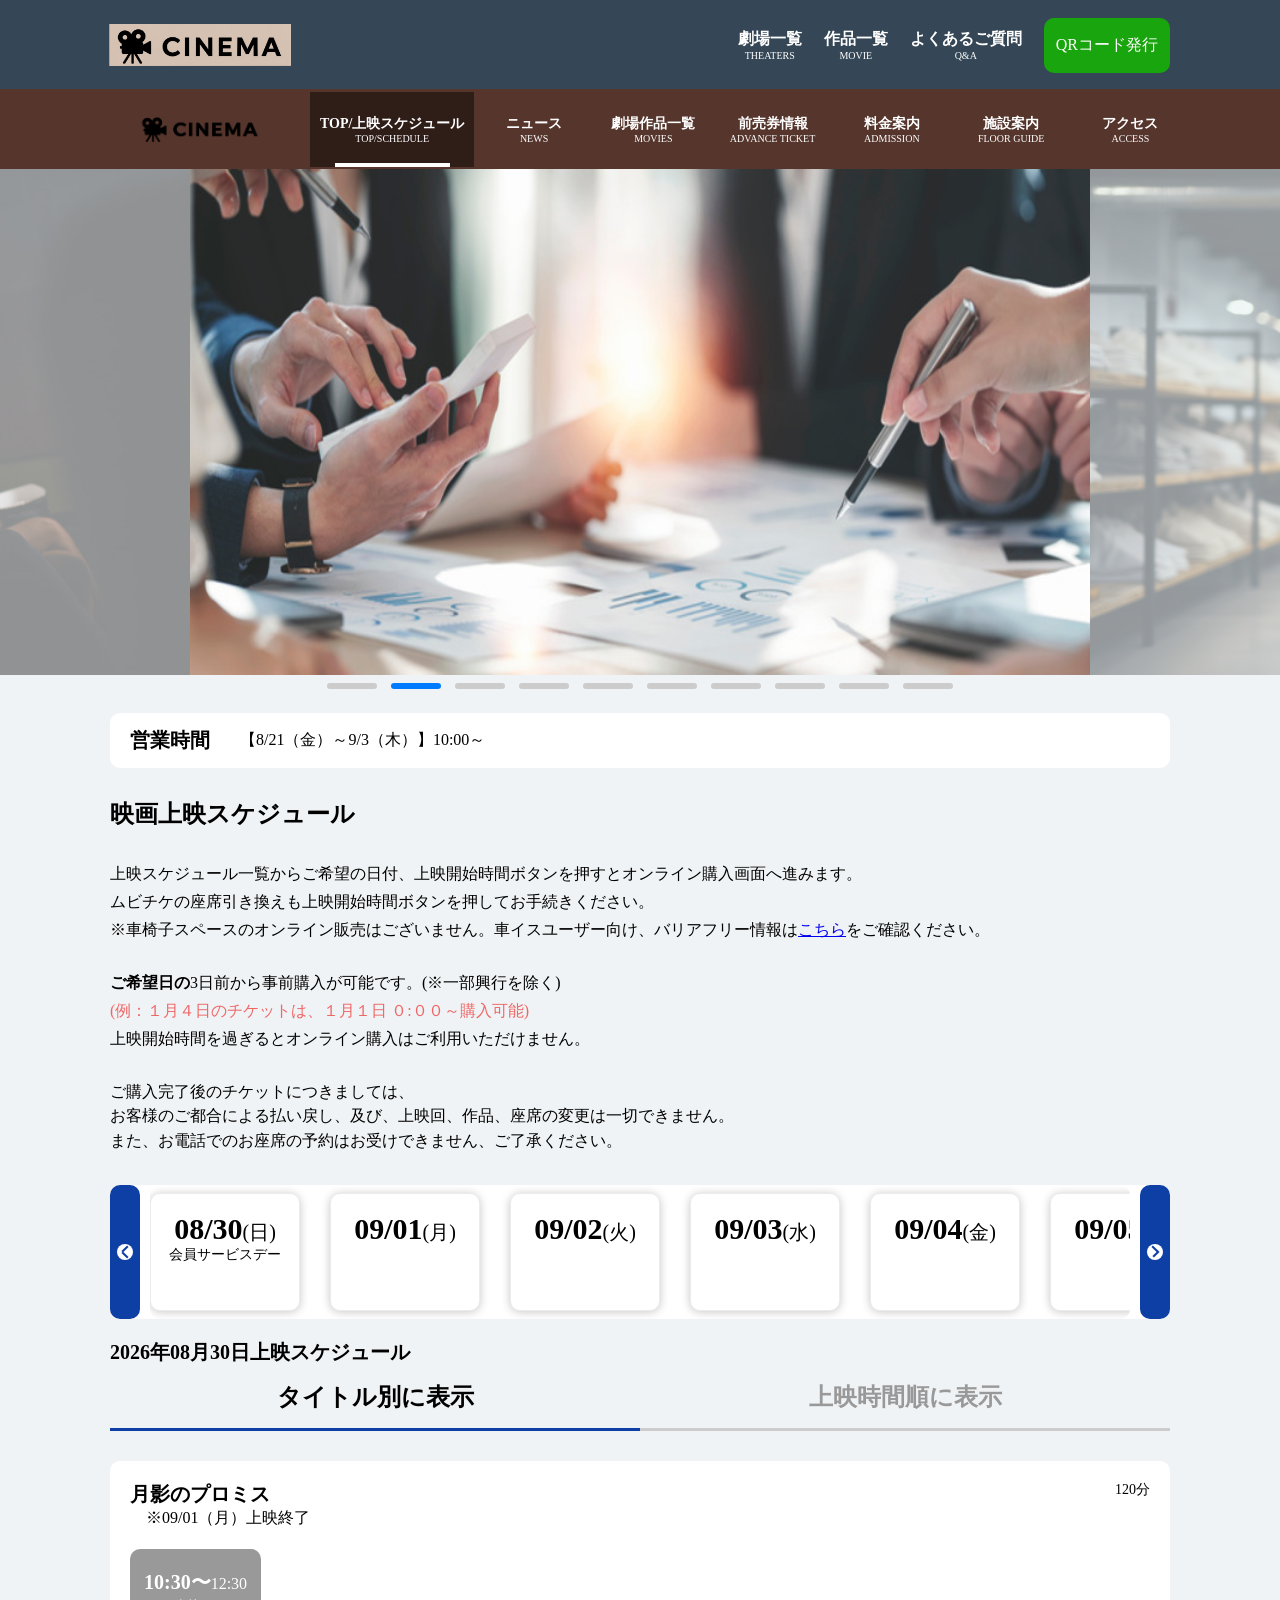
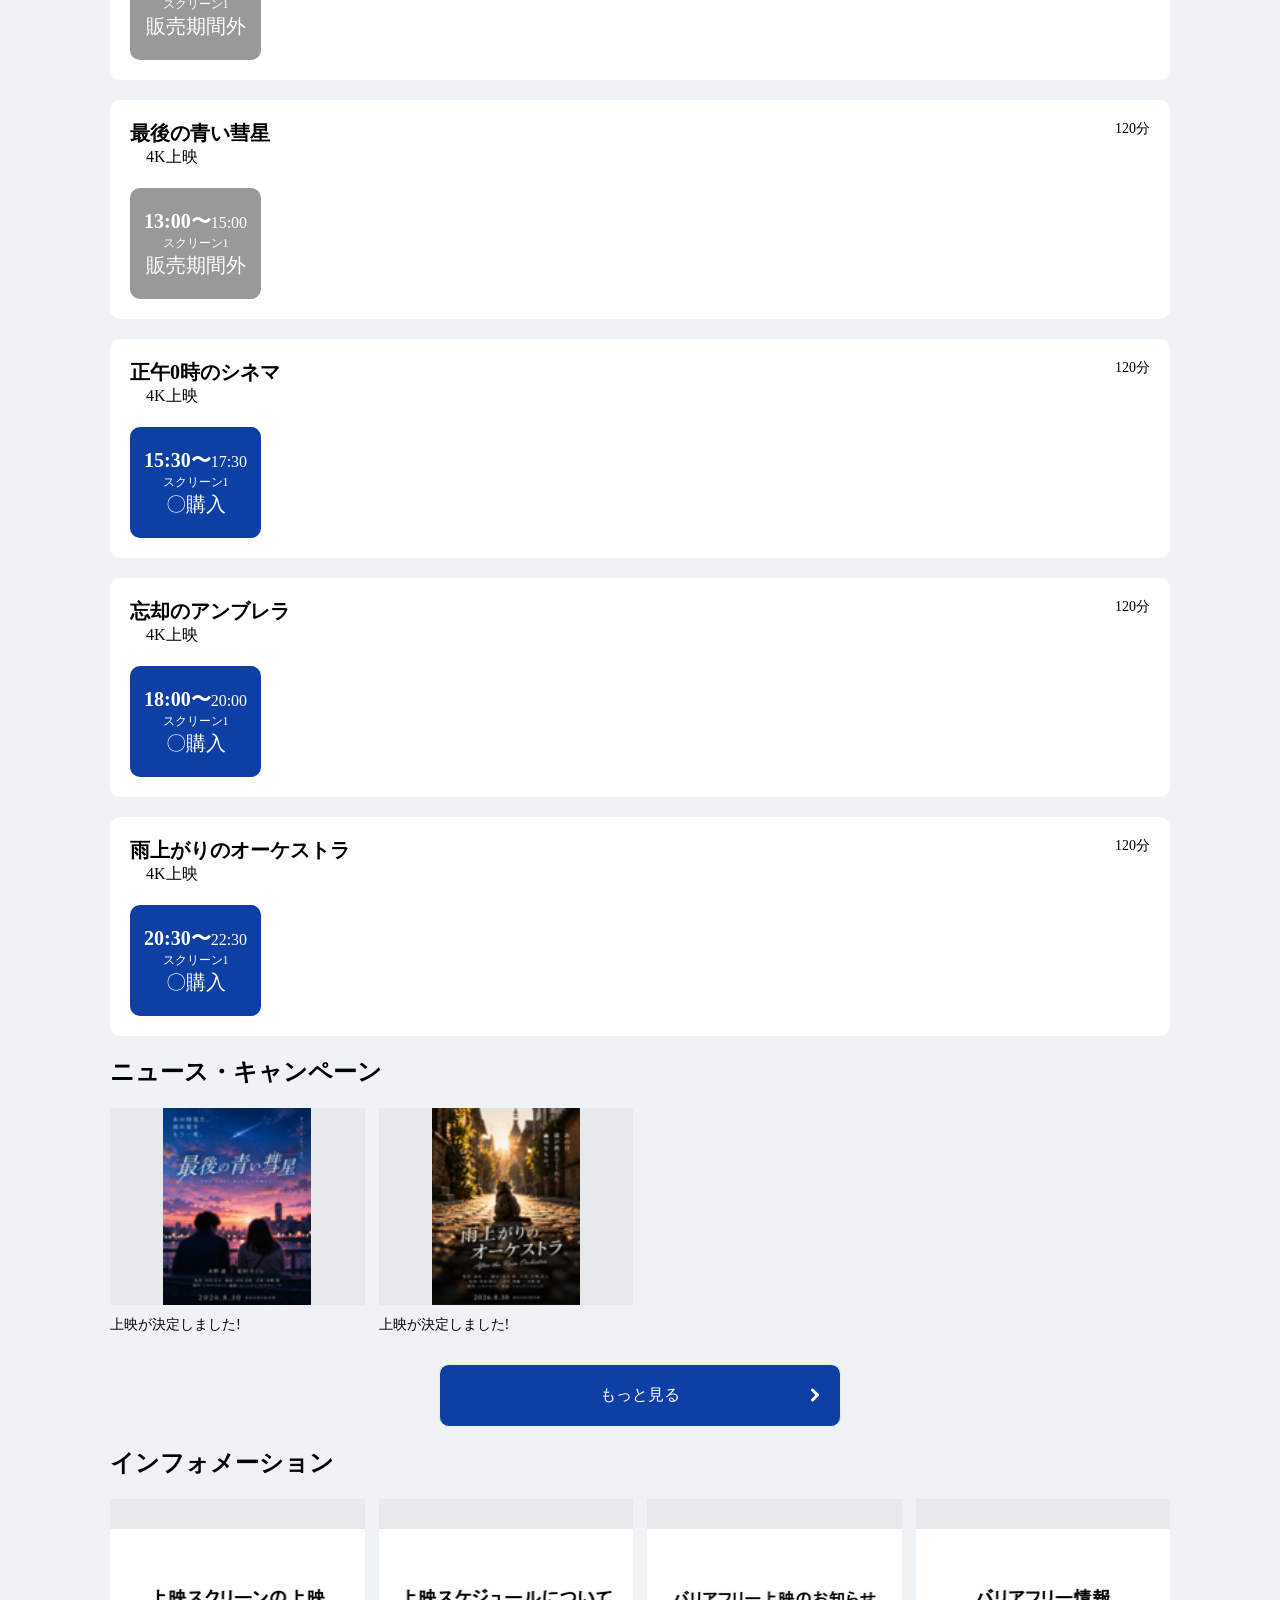
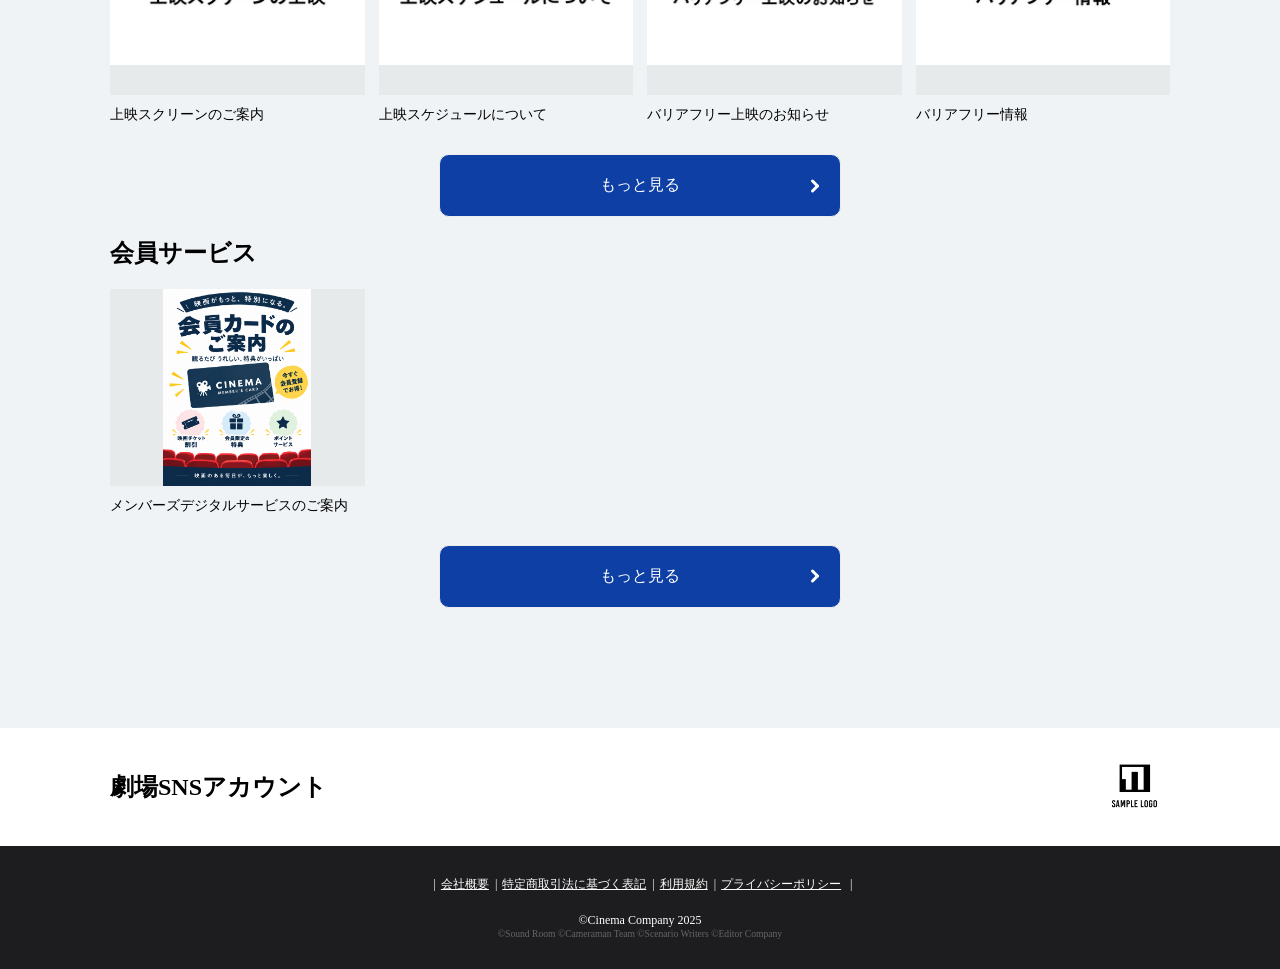
<file: index.html>
<!DOCTYPE html>
<html lang="ja">

<head>
  <meta charset="UTF-8" />
  <meta name="viewport" content="width=device-width,initial-scale=1" />
  <title>上映スケジュール・上映作品一覧｜LOVEMOVIE公式サイト</title>
  <meta name="description" content="上映中の映画作品や上映時間をチェック。日付・作品別の上映スケジュールをご確認いただけます。映画のご鑑賞前に最新の上映情報をご確認ください。" />
  <link rel="icon" href="./assets/images/fav.jpg" />
  <script src="./assets/js/script.js" defer></script>
  <link rel="stylesheet" href="./assets/stylesheets/style.css">
</head>

<body class="index">
<header class="l-header">
  <section class="p-header">
    <div class="p-header__wrap">
      
      <a class="p-header__logo" href="./index.html">
        <img src="./assets/images/logo.png" alt="サイトロゴ">
      </a>
      <button class="p-header__menuButton js-header__menuButton">
      <span class="p-header__menuButton--line"></span>  
      </button>

      <nav class="p-header__siteMenu">
        <ul class="p-header__menuList">
          <li class="p-header__menuItem">
            <div class="p-menuItem">
              <a href="./index.html" class="c-link">
                  <p class="p-menuItem__label__primary">劇場一覧</p>
                  <p class="p-menuItem__label__secondary">THEATERS</p>
              </a>
            </div>
          </li>

          <li class="p-header__menuItem">
            <div class="p-menuItem">
              <a href="./index.html" class="c-link">
                  <p class="p-menuItem__label__primary">作品一覧</p>
                  <p class="p-menuItem__label__secondary">MOVIE</p>
              </a>
            </div>
          </li>

          <li class="p-header__menuItem">
            <div class="p-menuItem">
              <a href="./index.html" class="c-link">
                  <p class="p-menuItem__label__primary">よくあるご質問</p>
                  <p class="p-menuItem__label__secondary">Q&A</p>
              </a>
            </div>
          </li>
        </ul>
      </nav>

      <div class="p-header__links">
        <a href="./index.html" class="c-link">
          <div class="p-qrCode">
            <p class="p-qrCode__label">QRコード発行</p>
          </div>
        </a>  
      </div>

      <nav class="p-header__hamburgerMenu js-header__hamburgerMenu">
        <div class="p-header__hamburgerContent">

          <ul class="p-header__mobileMenuList">

            <li class="p-header__hamburgerTitle">劇場メニュー</li>

            <li class="p-header__hamburgerItem">
              <a href="./index.html" class="c-link">TOP/上映スケジュール</a>
            </li>

            <li class="p-header__hamburgerItem">
              <a href="./index.html" class="c-link">ニュース</a>
            </li>

            <li class="p-header__hamburgerItem">
              <a href="./index.html" class="c-link">劇場作成一覧</a>
            </li>

            <li class="p-header__hamburgerItem">
              <a href="./index.html" class="c-link">前売券情報</a>
            </li>            

            <li class="p-header__hamburgerItem">
              <a href="./index.html" class="c-link">料金案内</a>
            </li>     
            
            <li class="p-header__hamburgerItem">
              <a href="./index.html" class="c-link">施設案内</a>
            </li>            

            <li class="p-header__hamburgerItem">
              <a href="./access.html" class="c-link">アクセス</a>
            </li>

            <li class="p-header__hamburgerTitle">共通メニュー</li>

            <li class="p-header__hamburgerItem">
              <a href="./index.html" class="c-link">総合TOPへ戻る</a>
            </li>
            
            <li class="p-header__hamburgerItem">
              <a href="./index.html" class="c-link">劇場一覧</a>
            </li>            

            <li class="p-header__hamburgerItem">
              <a href="./index.html" class="c-link">作品一覧</a>
            </li>

            <li class="p-header__hamburgerItem">
              <a href="./index.html" class="c-link">よくある質問</a>
            </li>            

          </ul>
        </div> 
      </nav>

    </div>
  </section>
</header>

<main class="l-main">
  <h1 class="p-main__title">TOP/上映スケジュール</h1>
  <div class="p-main__FvSection">
   <div class="p-main__FvInner">
        <section class="p-menuBar">
          <div class="p-menuBar__wrap">

            <a class="p-main__logo" href="./index.html">
              <img src="./assets/images/logo-name.png">
            </a>

            <nav class="p-menuBar__nav">
              <ul class="p-menuBar__navMenu">
                <li class="p-menuBar__navItem">
                <div class="p-navItem--underBar"></div> 
                <a href="./index.html" class="p-navItem active">
                    <p class="p-navItem__label--primary">TOP/上映スケジュール</p>
                    <p class="p-navItem__label--secondary">TOP/SCHEDULE</p>
                </a>
                </li>

                <li class="p-menuBar__navItem">
                <a href="./index.html" class="p-navItem">
                    <p class="p-navItem__label--primary">ニュース</p>
                    <p class="p-navItem__label--secondary">NEWS</p>
                </a>
                </li>

                <li class="p-menuBar__navItem">
                <a href="./index.html" class="p-navItem">
                    <p class="p-navItem__label--primary">劇場作品一覧</p>
                    <p class="p-navItem__label--secondary">MOVIES</p>
                </a>
                </li>

                <li class="p-menuBar__navItem">
                <a href="./index.html" class="p-navItem">
                    <p class="p-navItem__label--primary">前売券情報</p>
                    <p class="p-navItem__label--secondary">ADVANCE TICKET</p>
                </a>
                </li>

                <li class="p-menuBar__navItem">
                <a href="./index.html" class="p-navItem">
                    <p class="p-navItem__label--primary">料金案内</p>
                    <p class="p-navItem__label--secondary">ADMISSION</p>
                </a>
                </li>

                <li class="p-menuBar__navItem">
                <a href="./index.html" class="p-navItem">
                    <p class="p-navItem__label--primary">施設案内</p>
                    <p class="p-navItem__label--secondary">FLOOR GUIDE</p>
                </a>
                </li>
                      
                <li class="p-menuBar__navItem">
                <a href="./access.html" class="p-navItem">
                    <p class="p-navItem__label--primary">アクセス</p>
                    <p class="p-navItem__label--secondary">ACCESS</p>
                </a>
                </li>
              </ul>  
            </nav> 
          </div>
        </section>

        <section class="p-mainSlider">
          <div class="p-slides js-slides">
              <a href="./index.html" id="slide1" class="c-slide js-slide">
                <img src="./assets/images/slide1.jpeg"   alt=""   draggable="false"
>
              </a>
              
              <a href="./index.html" id="slide2" class="c-slide js-slide">
                <img src="./assets/images/slide2.jpeg"   alt=""   draggable="false"
>
              </a>

              <a href="./index.html" id="slide3" class="c-slide js-slide">
                <img src="./assets/images/slide3.jpeg"   alt=""   draggable="false"
>
              </a>

              <a href="./index.html" id="slide4" class="c-slide js-slide">
                <img src="./assets/images/slide4.jpeg"   alt=""   draggable="false"
>
              </a>

              <a href="./index.html" id="slide5" class="c-slide js-slide">
                <img src="./assets/images/slide5.jpeg"   alt=""   draggable="false"
>
              </a>

              <a href="./index.html" id="slide6" class="c-slide js-slide">
                <img src="./assets/images/slide6.jpeg"   alt=""   draggable="false"
>
              </a>

              <a href="./index.html" id="slide7" class="c-slide js-slide">
                <img src="./assets/images/slide7.jpeg"   alt=""   draggable="false"
>
              </a>

              <a href="./index.html" id="slide8" class="c-slide js-slide">
                <img src="./assets/images/slide8.jpeg"   alt=""   draggable="false"
>
              </a>

              <a href="./index.html" id="slide9" class="c-slide js-slide">
                <img src="./assets/images/slide9.jpeg"   alt=""   draggable="false"
>
              </a>

              <a href="./index.html" id="slide10" class="c-slide js-slide">
                <img src="./assets/images/slide10.jpeg"   alt=""   draggable="false"
>
              </a>
          </div>

          <div class="p-slidesBots">
            <a href="#slide1" class="c-slideDot js-dot"></a>
            <a href="#slide2" class="c-slideDot js-dot"></a>
            <a href="#slide3" class="c-slideDot js-dot"></a>
            <a href="#slide4" class="c-slideDot js-dot"></a>
            <a href="#slide5" class="c-slideDot js-dot"></a>
            <a href="#slide6" class="c-slideDot js-dot"></a>
            <a href="#slide7" class="c-slideDot js-dot"></a>
            <a href="#slide8" class="c-slideDot js-dot"></a>
            <a href="#slide9" class="c-slideDot js-dot"></a>
            <a href="#slide10" class="c-slideDot js-dot"></a>
          </div>
        </section>
    </div>
    </div>

    <div class="p-main__BodySection">

    <div class="p-main__BodyInner">
        <section class="p-opening">
          <div class="p-opening__wrap">
            <h2 class="p-openingTitle">営業時間</h2>
            <div class="p-openingSchedule">
              <p class="p-openingTime">【8/21（金）～9/3（木）】10:00～</p>
            </div>
          </div>
        </section>

        <section class="p-showTimes">
          <div class="p-showTimesWrap">
              <div class="p-showTimesInner">
                <h2 class="p-showTimestitle">映画上映スケジュール</h2>
                  <div class="p-showTimesguide">
                  <div class="p-showTimesguide--break"> 
                    <p class="p-showTimesguide__text">上映スケジュール一覧からご希望の日付、上映開始時間ボタンを押すとオンライン購入画面へ進みます。</p>
                    <p class="p-showTimesguide__text">ムビチケの座席引き換えも上映開始時間ボタンを押してお手続きください。</p>
                    <p class="p-showTimesguide__text">※車椅子スペースのオンライン販売はございません。車イスユーザー向け、バリアフリー情報は<a href="./index.html" class="c-text">こちら</a>をご確認ください。</P>
                    <p class="p-showTimesguide__text">
                      <strong>ご希望日の</strong>3日前から事前購入が可能です。(※一部興行を除く)<br>
                      <span class="p-showTimesguide__example">
                        (例：１月４日のチケットは、１月１日 ０:００～購入可能)
                      </span>
                    </p>
                    <p class="p-showTimesguide__text">上映開始時間を過ぎるとオンライン購入はご利用いただけません。</p>
                    <p class="p-showTimesguide__text">ご購入完了後のチケットにつきましては、<br>
                      <p class="p-showTimesguide__text--next">
                        お客様のご都合による払い戻し、及び、上映回、作品、座席の変更は一切できません。
                      </p>
                    </p>
                    <p class="p-showTimesguide__text">また、お電話でのお座席の予約はお受けできません、ご了承ください。</p>
                  </div>
                  </div>
              </div>
          </div>

          <div class="p-dateTransform">

            <div class="p-dateTransform__inner">

              <button class="p-dateTransform__arrow js-dateTransform__arrow">
                <div class="p-arrow--prev"></div>
              </button>

              <div class="p-dateTransform--swiper js-dateTransform--swiper">
                <div class="p-dateTransform__warp">
                  <ul class="p-dateTransform__dates js-dateTransform__dates">

                    <li class="p-dateItem js-dateItem">
                      <div class="p-dateItem__box p-dateItem__box--withText">
                        <div class="p-dateItem__wrap">
                          <span class="p-dateItem__day">08/30</span>
                          <span class="p-dateItem__week">(日)</span>
                        </div>
                        <div class="p-dateItem__text">会員サービスデー</div>
                      </div>
                    </li>

                    <li class="p-dateItem js-dateItem">
                      <div class="p-dateItem__box p-dateItem__box--withoutText">
                        <div class="p-dateItem__wrap">
                          <span class="p-dateItem__day">09/01</span>
                          <span class="p-dateItem__week">(月)</span>
                        </div>
                      </div>
                    </li>

                    <li class="p-dateItem js-dateItem">
                      <div class="p-dateItem__box p-dateItem__box--withoutText">
                        <div class="p-dateItem__wrap">
                          <span class="p-dateItem__day">09/02</span>
                          <span class="p-dateItem__week">(火)</span>
                        </div>
                      </div>
                    </li>

                    <li class="p-dateItem js-dateItem">
                      <div class="p-dateItem__box p-dateItem__box--withoutText">
                        <div class="p-dateItem__wrap">
                          <span class="p-dateItem__day">09/03</span>
                          <span class="p-dateItem__week">(水)</span>
                        </div>
                      </div>
                    </li>

                    <li class="p-dateItem js-dateItem">
                      <div class="p-dateItem__box p-dateItem__box--withoutText">
                        <div class="p-dateItem__wrap">
                          <span class="p-dateItem__day">09/04</span>
                          <span class="p-dateItem__week">(金)</span>
                        </div>
                      </div>
                    </li>

                    <li class="p-dateItem js-dateItem">
                      <div class="p-dateItem__box p-dateItem__box--withoutText">
                        <div class="p-dateItem__wrap">
                          <span class="p-dateItem__day">09/05</span>
                          <span class="p-dateItem__week">(土)</span>
                        </div>
                      </div>
                    </li>

                    <li class="p-dateItem js-dateItem">
                      <div class="p-dateItem__box p-dateItem__box--withoutText">
                        <div class="p-dateItem__wrap">
                          <span class="p-dateItem__day">09/06</span>
                          <span class="p-dateItem__week">(日)</span>
                        </div>
                      </div>
                    </li>

                    <li class="p-dateItem js-dateItem">
                      <div class="p-dateItem__box p-dateItem__box--withoutText">
                        <div class="p-dateItem__wrap">
                          <span class="p-dateItem__day">09/07</span>
                          <span class="p-dateItem__week">(月)</span>
                        </div>
                      </div>
                    </li>

                  </ul>
                </div>
              </div>

              <button class="p-dateTransform__arrow js-dateTransform__arrow">
                <div class="p-arrow--next"></div>
              </button>

            </div> 

          </div>

          <h2 class="p-scheduleTitle">2026年08月30日上映スケジュール</h2>

          <div class="p-scheduleTab">
            <div class="p-scheduleTab__wrap">
              <button class="p-tabTitle tab js-tab active" data-tab="title">タイトル別に表示</button>
              <button class="p-tabTime tab js-tab" data-tab="time">上映時間順に表示</button>
            </div>

            <div class="p-tabContent">
              <div class="p-tabContent__timeBox tab-panel js-tab-panel active" id="tab-title">
                <article class="p-contentItem">
                  <div class="p-contentHeader">
                  <div class="p-contentTitle">
                    <a class="c-link">
                      <h3 class="p-tabContent__title">月影のプロミス</h3>
                    </a>
                    <p class="p-tabContent__description">※09/01（月）上映終了</p>
                  </div>
                  <button type="button" class="p-contentToggle js-contentToggle">+</button>
                  </div>
                  <ul class="p-contentSchedule js-contentSchedule">
                    <li class="p-scheduleBox u-bg-gray">
                      <a class="c-link">
                        <div class="p-scheduleBox__time">
                          <span class="p-scheduleBox__start">10:30〜</span>12:30
                        </div>       
                        <p class="p-scheduleBox__info">スクリーン1</p>
                        <p class="p-scheduleBox__purchase">販売期間外</p>
                      </a>  
                  </li>
                  </ul>
                  <p class="p-screeningTime">120分</p>
                </article>

                <article class="p-contentItem">
                  <div class="p-contentHeader">
                  <div class="p-contentTitle">
                    <a class="c-link">
                      <h3 class="p-tabContent__title">最後の青い彗星</h3>
                    </a>
                    <p class="p-tabContent__description">4K上映</p>
                  </div>
                  <button type="button" class="p-contentToggle js-contentToggle">+</button>
                  </div>
                  <ul class="p-contentSchedule js-contentSchedule">
                    <li class="p-scheduleBox u-bg-gray">
                      <a class="c-link">
                        <div class="p-scheduleBox__time">
                          <span class="p-scheduleBox__start">13:00〜</span>15:00
                        </div>       
                        <p class="p-scheduleBox__info">スクリーン1</p>
                        <p class="p-scheduleBox__purchase">販売期間外</p>
                      </a>  
                    </li>
                  </ul>
                  <p class="p-screeningTime">120分</p>
                </article>

                <article class="p-contentItem">
                  <div class="p-contentHeader">
                  <div class="p-contentTitle">
                    <a href="./index.html" class="c-link">
                      <h3 class="p-tabContent__title">正午0時のシネマ</h3>
                    </a>
                    <p class="p-tabContent__description">4K上映</p>
                  </div>
                  <button type="button" class="p-contentToggle js-contentToggle">+</button>
                  </div>
                  <ul class="p-contentSchedule js-contentSchedule">
                    <li class="p-scheduleBox">
                      <a href="./index.html" class="c-link">
                        <div class="p-scheduleBox__time">
                          <span class="p-scheduleBox__start">15:30〜</span>17:30
                        </div>       
                        <p class="p-scheduleBox__info">スクリーン1</p>
                        <p class="p-scheduleBox__purchase">〇購入</p>
                      </a>  
                    </li>
                  </ul>
                  <p class="p-screeningTime">120分</p>
                </article>

                <article class="p-contentItem">
                  <div class="p-contentHeader">
                  <div class="p-contentTitle">
                    <a href="./index.html" class="c-link">
                      <h3 class="p-tabContent__title">忘却のアンブレラ</h3>
                    </a>
                    <p class="p-tabContent__description">4K上映</p>
                  </div>
                  <button type="button" class="p-contentToggle js-contentToggle">+</button>
                  </div>
                  <ul class="p-contentSchedule js-contentSchedule">
                    <li class="p-scheduleBox">
                      <a href="./index.html" class="c-link">
                        <div class="p-scheduleBox__time">
                          <span class="p-scheduleBox__start">18:00〜</span>20:00
                        </div>       
                        <p class="p-scheduleBox__info">スクリーン1</p>
                        <p class="p-scheduleBox__purchase">〇購入</p>
                      </a>  
                    </li>
                  </ul>
                  <p class="p-screeningTime">120分</p>
                </article>

                <article class="p-contentItem">
                  <div class="p-contentHeader">
                  <div class="p-contentTitle">
                    <a href="./index.html" class="c-link">
                      <h3 class="p-tabContent__title">雨上がりのオーケストラ</h3>
                    </a>
                    <p class="p-tabContent__description">4K上映</p>
                  </div>
                  <button type="button" class="p-contentToggle js-contentToggle">+</button>
                  </div>
                  <ul class="p-contentSchedule js-contentSchedule">
                    <li class="p-scheduleBox">
                      <a href="./index.html" class="c-link">
                        <div class="p-scheduleBox__time">
                          <span class="p-scheduleBox__start">20:30〜</span>22:30
                        </div>       
                        <p class="p-scheduleBox__info">スクリーン1</p>
                        <p class="p-scheduleBox__purchase">〇購入</p>
                      </a>  
                    </li>
                  </ul>
                  <p class="p-screeningTime">120分</p>
                </article>
              </div>  


              <div class="p-tabContent__wrap tab-panel js-tab-panel" id="tab-time">
                <article class="p-contentLink">
                  <a class="c-link">     
                    <div class="p-contentLink__display u-bg-gray">
                      <div class="p-scheduleBox__time">
                        <span class="p-scheduleBox__start">10:30〜</span>12:30
                      </div>  
                      <div class="p-contentTitle">
                        <h3 class="p-tabContent__title">月影のプロミス</h3>
                        <p class="p-tabContent__description">※09/01（月）上映終了</p>
                      </div>
                      <div class="p-scheduleInfo">  
                        <p class="p-screeningTime__info">120分</p>
                        <p class="p-scheduleBox__info">スクリーン1</p>
                      </div>
                        <p class="p-scheduleBox__purchase">販売期間外</p>
                    </div>  
                  </a>
                </article>

                <article class="p-contentLink">
                  <a class="c-link">     
                    <div class="p-contentLink__display u-bg-gray">
                        <div class="p-scheduleBox__time">
                        <span class="p-scheduleBox__start">13:00〜</span>15:00
                      </div>  
                      <div class="p-contentTitle">
                        <h3 class="p-tabContent__title">最後の青い彗星</h3>
                        <p class="p-tabContent__description">※09/01（月）上映終了</p>
                      </div>

                      <div class="p-scheduleInfo">  
                        <p class="p-screeningTime__info">120分</p>
                        <p class="p-scheduleBox__info">スクリーン1</p>
                      </div>
                      <p class="p-scheduleBox__purchase">販売期間外</p>
                    </div>  
                  </a>
                </article>
              

                <article class="p-contentLink">
                  <a href="./index.html" class="c-link">      
                    <div class="p-contentLink__display">
                      <div class="p-scheduleBox__time">
                        <span class="p-scheduleBox__start">15:30〜</span>17:30
                      </div>  
                      <div class="p-contentTitle">
                        <h3 class="p-tabContent__title">正午0時のシネマ</h3>
                        <p class="p-tabContent__description">※09/01（月）上映終了</p>
                      </div>  

                      <div class="p-scheduleInfo">  
                        <p class="p-screeningTime__info">120分</p>
                        <p class="p-scheduleBox__info">スクリーン1</p>
                      </div>
                      <p class="p-scheduleBox__purchase">〇購入</p>
                    </div>  
                  </a>
                </article>

                <article class="p-contentLink">
                  <a href="./index.html" class="c-link">          
                    <div class="p-contentLink__display">
                      <div class="p-scheduleBox__time">
                        <span class="p-scheduleBox__start">18:00〜</span>20:00
                      </div>  
                      <div class="p-contentTitle">
                        <h3 class="p-tabContent__title">忘却のアンブレラ</h3>
                        <p class="p-tabContent__description">※09/01（月）上映終了</p>
                      </div>

                      <div class="p-scheduleInfo">  
                        <p class="p-screeningTime__info">120分</p>
                        <p class="p-scheduleBox__info">スクリーン1</p>
                      </div>
                      <p class="p-scheduleBox__purchase">〇購入</p>
                    </div>  
                  </a>
                </article>

                <article class="p-contentLink">
                  <a href="./index.html" class="c-link">
                    <div class="p-contentLink__display">
                      <div class="p-scheduleBox__time">
                        <span class="p-scheduleBox__start">20:30〜</span>22:30
                      </div>  
                      <div class="p-contentTitle">
                        <h3 class="p-tabContent__title">雨上がりのオーケストラ</h3>
                        <p class="p-tabContent__description">※09/01（月）上映終了</p>
                      </div>

                      <div class="p-scheduleInfo">  
                        <p class="p-screeningTime__info">120分</p>
                        <p class="p-scheduleBox__info">スクリーン1</p>
                      </div>
                      <p class="p-scheduleBox__purchase">〇購入</p>
                    </div>  
                  </a>
                </article>
            </div>

          <div class="p-tabContent__wrap--sp tab-panel js-tab-panel" id="tab-time--sp">
            <article class="p-contentLink--sp">
              <a href="./index.html" class="c-link">     
                <div class="p-contentLink__display u-bg-gray">
                  <div class="p-contentLink__left">
                    <div class="p-scheduleBox__time">
                      <span class="p-scheduleBox__start">10:30~</span>12:30
                    </div>
                    <p class="p-scheduleBox__info">スクリーン1 / 120分</p>
                    <p class="p-scheduleBox__purchase">販売期間外</p>
                  </div>  
                  <div class="p-contentLink__right">
                    <h3 class="p-tabContent__title">月影のプロミス</h3>
                    <p class="p-tabContent__description">※09/01（月）上映終了</p>
                  </div>
                </div>  
              </a>
            </article>

            <article class="p-contentLink--sp">
              <a href="./index.html" class="c-link">     
                <div class="p-contentLink__display u-bg-gray">
                  <div class="p-contentLink__left">
                    <div class="p-scheduleBox__time">
                      <span class="p-scheduleBox__start">13:00~</span>15:00
                    </div>
                    <p class="p-scheduleBox__info">スクリーン1 / 120分</p>
                    <p class="p-scheduleBox__purchase">販売期間外</p>
                  </div>  
                  <div class="p-contentLink__right">
                    <h3 class="p-tabContent__title">最後の青い彗星</h3>
                    <p class="p-tabContent__description">※09/01（月）上映終了</p>
                  </div>
                </div>  
              </a>
            </article>

            <article class="p-contentLink--sp">
              <a href="./index.html" class="c-link">     
                <div class="p-contentLink__display">
                  <div class="p-contentLink__left">
                    <div class="p-scheduleBox__time">
                      <span class="p-scheduleBox__start">15:30~</span>17:30
                    </div>
                    <p class="p-scheduleBox__info">スクリーン1 / 120分</p>
                    <p class="p-scheduleBox__purchase">〇購入</p>
                  </div>  
                  <div class="p-contentLink__right">
                    <h3 class="p-tabContent__title">正午0時のシネマ</h3>
                    <p class="p-tabContent__description">※09/01（月）上映終了</p>
                  </div>
                </div>  
              </a>
            </article>

            <article class="p-contentLink--sp">
              <a href="./index.html" class="c-link">     
                <div class="p-contentLink__display">
                  <div class="p-contentLink__left">
                    <div class="p-scheduleBox__time">
                      <span class="p-scheduleBox__start">18:00~</span>20:00
                    </div>
                    <p class="p-scheduleBox__info">スクリーン1 / 120分</p>
                    <p class="p-scheduleBox__purchase">〇購入</p>
                  </div>  
                  <div class="p-contentLink__right">
                    <h3 class="p-tabContent__title">忘却のアンブレラ</h3>
                    <p class="p-tabContent__description">※09/01（月）上映終了</p>
                  </div>
                </div>  
              </a>
            </article>

            <article class="p-contentLink--sp">
              <a href="./index.html" class="c-link">     
                <div class="p-contentLink__display">
                  <div class="p-contentLink__left">
                    <div class="p-scheduleBox__time">
                      <span class="p-scheduleBox__start">20:30~</span>22:30
                    </div>
                    <p class="p-scheduleBox__info">スクリーン1 / 120分</p>
                    <p class="p-scheduleBox__purchase">〇購入</p>
                  </div>  
                  <div class="p-contentLink__right">
                    <h3 class="p-tabContent__title">雨上がりのオーケストラ</h3>
                    <p class="p-tabContent__description">※09/01（月）上映終了</p>
                  </div>
                </div>  
              </a>
            </article>

          </div>

        </div>
           
        </section>

        <section class="p-underContents">

            <div class="p-newsContainer">
              <h2 class="p-container__title">ニュース・キャンペーン</h2>
              <div class="p-container__area">
                <article class="p-container__item">
                  <a href="./index.html" class="c-link">
                    <div class="p-Item__imageWrap">
                    <img class="p-Item__image" src="./assets/images/Fictitious Poster 1.png">
                    </div>
                    <p class="p-newsItem__title">上映が決定しました!</p>
                  </a>
                </article>

                <article class="p-container__item">
                  <a href="./index.html" class="c-link">
                    <div class="p-Item__imageWrap">
                    <img class="p-Item__image" src="./assets/images/Fictitious Poster 2.png">
                    </div>
                    <p class="p-newsItem__title">上映が決定しました!</p>
                  </a>
                </article>
                </div>
                    <div class="p-container__more">
                    <a href="./index.html" class="c-more">もっと見る</a>
                    </div>
            </div>    
                

            <div class="p-infoContainer">
                <h2 class="p-container__title">インフォメーション</h2>
                
                  <div class="p-container__area">
                    <article class="p-container__item">
                      <a href="./index.html" class="c-link">
                      <div class="p-Item__imageWrap"> 
                        <img class="p-Item__image" src="./assets/images/Information 1.png">
                      </div>
                        <p class="p-infoItem__title">上映スクリーンのご案内</p>
                      </a>
                    </article>

                    <article class="p-container__item">
                      <a href="./index.html" class="c-link">
                        <div class="p-Item__imageWrap"> 
                        <img class="p-Item__image" src="./assets/images/Information 2.png">
                        </div>
                        <p class="p-infoItem__title">上映スケジュールについて</p>
                      </a>
                    </article>

                    <article class="p-container__item">
                      <a href="./index.html" class="c-link">
                        <div class="p-Item__imageWrap"> 
                        <img class="p-Item__image" src="./assets/images/Information 3.png">
                        </div>
                        <p class="p-infoItem__title">バリアフリー上映のお知らせ</p>
                      </a>
                    </article>

                    <article class="p-container__item">
                      <a href="./index.html" class="c-link">
                        <div class="p-Item__imageWrap"> 
                        <img class="p-Item__image" src="./assets/images/Information 4.png">
                        </div>
                        <p class="p-infoItem__title">バリアフリー情報</p>
                      </a>
                    </article>              
                </div>
                  <div class="p-container__more">
                    <a href="./index.html" class="c-more">もっと見る</a>
                  </div>
            </div>

          <div class="p-membersContainer">
            <h2 class="p-container__title">会員サービス</h2>
              <div class="p-container__area">
                <article class="p-container__item">
                  <a href="./index.html" class="c-link">
                    <div class="p-Item__imageWrap">
                    <img class="p-Item__image" src="./assets/images/Fictitious Poster Members.png">
                    </div>
                    <p class="p-membersItem__title">メンバーズデジタルサービスのご案内</p>
                  </a>
                </article>
            </div>

            <div class="p-container__more"> <div class="p-contentTitle">
              <a href="./index.html" class="c-more">もっと見る</a>
            </div>
          </div>
        </section>
      </div>  
    </div> 

    <div class="p-main__ClosingSection">  
      <div class="p-main__ClosingInner">  
        <section class="p-snsContainer">
          <div class="p-snsContainer__wrap">
            <h2 class="p-snsContainer__title">劇場SNSアカウント</h2>
              <a href="./index.html" class="c-link">
                  <img class="c-icon" src="./assets/images/sns.png">
              </a>
          </div>
        </section>
      </div>
    </div>

</main>

<footer class="l-footer">
  <div class="p-footer__wrap">
    <ul class="p-footer__menu">
      <li class="p-footer__menuItem">
        <a href="./index.html" class="c-link">会社概要</a>
      </li>

      <li class="p-footer__menuItem">
        <a href="./index.html" class="c-link">特定商取引法に基づく表記</a>
      </li>

      <li class="p-footer__menuItem">
        <a href="./index.html" class="c-link">利用規約</a>
      </li>

      <li class="p-footer__menuItem">
        <a href="./index.html" class="c-link">プライバシーポリシー</a>
      </li>
    </ul>

    <div class="p-footer__copyright">©Cinema Company 2025</div>
    <div class="p-copyright__container">©Sound Room ©Cameraman Team ©Scenario Writers ©Editor Company</div>
  </div>
</footer>

</body>
</file>
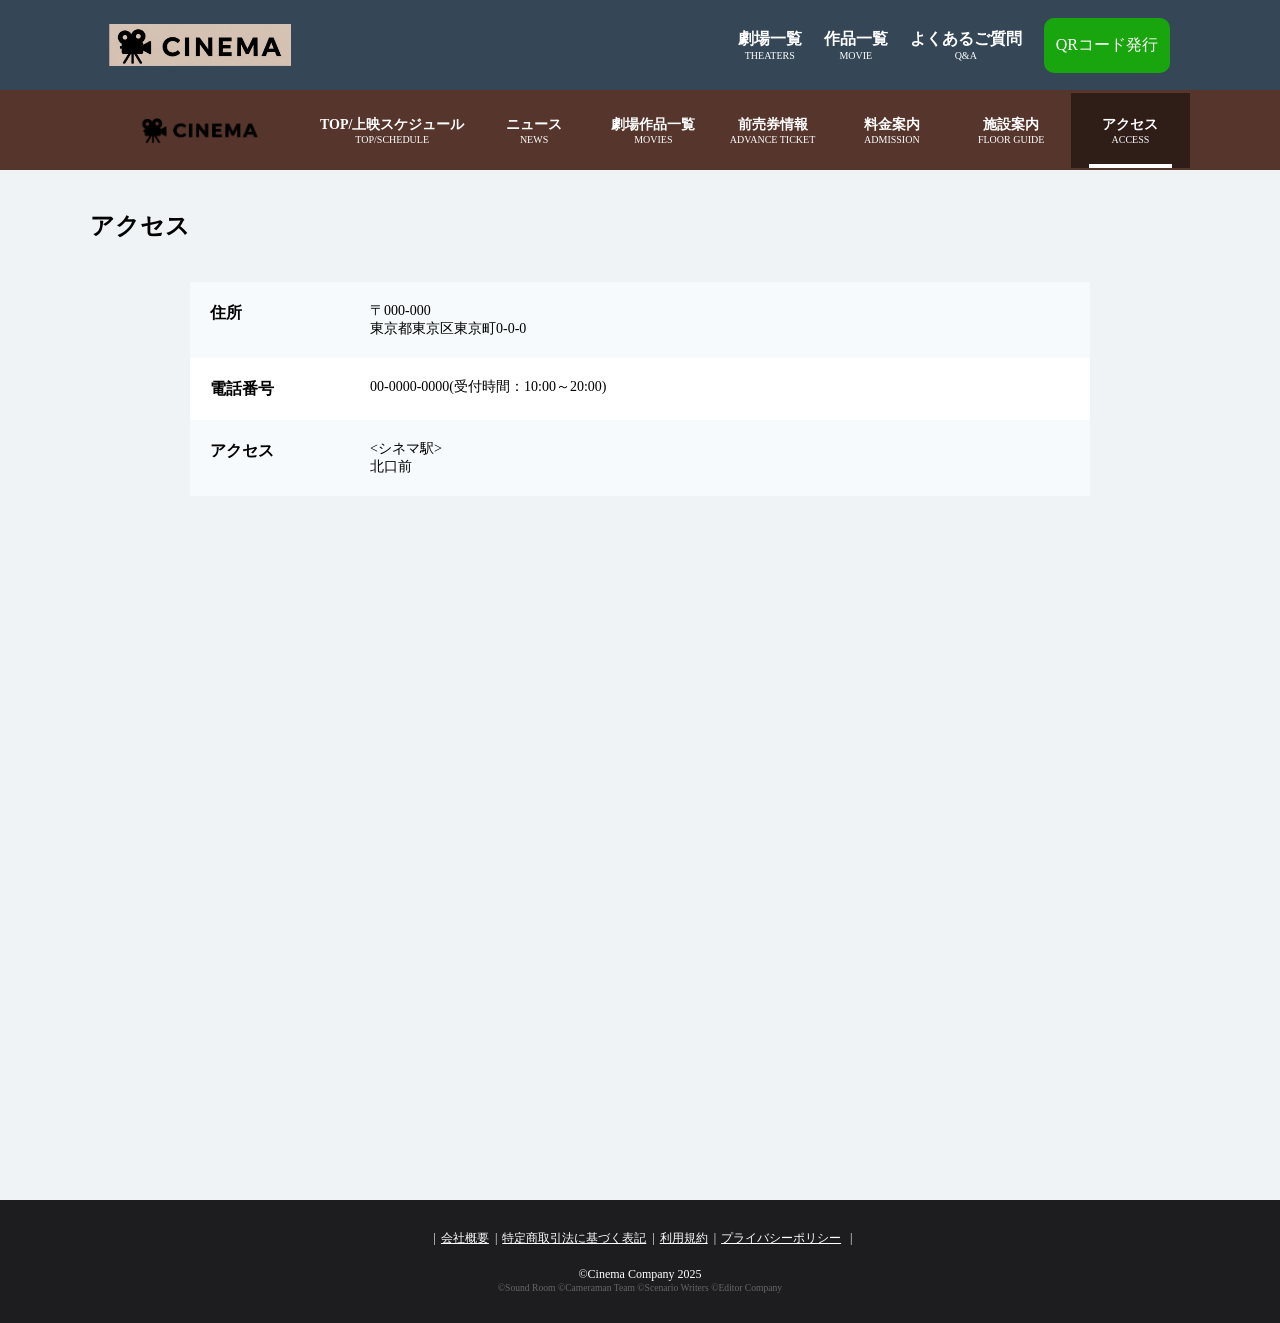
<file: access.html>
<!DOCTYPE html>
<html lang="ja">

<head>
  <meta charset="UTF-8" />
  <meta name="viewport" content="width=device-width,initial-scale=1" />
  <title>アクセス・交通案内｜LOVEMOVIE公式サイト</title>
  <meta name="description" content="映画館へのアクセス方法をご案内します。所在地や最寄り駅からの交通手段など、ご来館前に必要な情報をご確認いただけます。" />  <link rel="icon" href="./assets/images/fav.jpg" />
  <script src="./assets/js/script.js" defer></script>
  <link rel="stylesheet" href="./assets/stylesheets/style.css">
</head>

<body class="access">
  <header class="l-header">
    <section class="p-header">
      <div class="p-header__wrap">
        
        <a class="p-header__logo" href="./index.html">
          <img src="./assets/images/logo.png" alt="サイトロゴ">
        </a>
        <button class="p-header__menuButton js-header__menuButton">
        
        <span class="p-header__menuButton--line"></span>  
        </button>

        <nav class="p-header__siteMenu">
          <ul class="p-header__menuList">
            <li class="p-header__menuItem">
              <div class="p-menuItem">
                <a href="./index.html" class="c-link">
                    <p class="p-menuItem__label__primary">劇場一覧</p>
                    <p class="p-menuItem__label__secondary">THEATERS</p>
                </a>
              </div>
            </li>

            <li class="p-header__menuItem">
              <div class="p-menuItem">
                <a href="./index.html" class="c-link">
                    <p class="p-menuItem__label__primary">作品一覧</p>
                    <p class="p-menuItem__label__secondary">MOVIE</p>
                </a>
              </div>
            </li>

            <li class="p-header__menuItem">
              <div class="p-menuItem">
                <a href="./index.html" class="c-link">
                    <p class="p-menuItem__label__primary">よくあるご質問</p>
                    <p class="p-menuItem__label__secondary">Q&A</p>
                </a>
              </div>
            </li>
          </ul>
        </nav>

        <div class="p-header__links">
          <a href="./index.html" class="c-link">
            <div class="p-qrCode">
              <p class="p-qrCode__label">QRコード発行</p>
            </div>
          </a>  
        </div>

        <nav class="p-header__hamburgerMenu js-header__hamburgerMenu">
          <div class="p-header__hamburgerContent">

            <ul class="p-header__mobileMenuList">

              <li class="p-header__hamburgerTitle">劇場メニュー</li>

              <li class="p-header__hamburgerItem">
                <a href="./index.html" class="c-link">TOP/上映スケジュール</a>
              </li>

              <li class="p-header__hamburgerItem">
                <a href="./index.html" class="c-link">ニュース</a>
              </li>

              <li class="p-header__hamburgerItem">
                <a href="./index.html" class="c-link">劇場作成一覧</a>
              </li>

              <li class="p-header__hamburgerItem">
                <a href="./index.html" class="c-link">前売券情報</a>
              </li>            

              <li class="p-header__hamburgerItem">
                <a href="./index.html" class="c-link">料金案内</a>
              </li>     
              
              <li class="p-header__hamburgerItem">
                <a href="./index.html" class="c-link">施設案内</a>
              </li>            

              <li class="p-header__hamburgerItem">
                <a href="./access.html" class="c-link">アクセス</a>
              </li>

              <li class="p-header__hamburgerTitle">共通メニュー</li>

              <li class="p-header__hamburgerItem">
                <a href="./index.html" class="c-link">総合TOPへ戻る</a>
              </li>
              
              <li class="p-header__hamburgerItem">
                <a href="./index.html" class="c-link">劇場一覧</a>
              </li>            

              <li class="p-header__hamburgerItem">
                <a href="./index.html" class="c-link">作品一覧</a>
              </li>

              <li class="p-header__hamburgerItem">
                <a href="./index.html" class="c-link">よくある質問</a>
              </li>            

            </ul>
          </div> 
        </nav>

      </div>
    </section>
  </header>

  <main class="l-main">
  <section class="p-menuBar">
    <div class="p-menuBar__wrap">

      <a class="p-main__logo" href="./index.html">
        <img src="./assets/images/logo-name.png">
      </a>

      <nav class="p-menuBar__nav">
        <ul class="p-menuBar__navMenu">
          <li class="p-menuBar__navItem">
          <a href="./index.html" class="p-navItem">
              <p class="p-navItem__label--primary">TOP/上映スケジュール</p>
              <p class="p-navItem__label--secondary">TOP/SCHEDULE</p>
          </a>
          </li>

          <li class="p-menuBar__navItem">
          <a href="./index.html" class="p-navItem">
              <p class="p-navItem__label--primary">ニュース</p>
              <p class="p-navItem__label--secondary">NEWS</p>
          </a>
          </li>

          <li class="p-menuBar__navItem">
          <a href="./index.html" class="p-navItem">
              <p class="p-navItem__label--primary">劇場作品一覧</p>
              <p class="p-navItem__label--secondary">MOVIES</p>
          </a>
          </li>

          <li class="p-menuBar__navItem">
          <a href="./index.html" class="p-navItem">
              <p class="p-navItem__label--primary">前売券情報</p>
              <p class="p-navItem__label--secondary">ADVANCE TICKET</p>
          </a>
          </li>

          <li class="p-menuBar__navItem">
          <a href="./index.html" class="p-navItem">
              <p class="p-navItem__label--primary">料金案内</p>
              <p class="p-navItem__label--secondary">ADMISSION</p>
          </a>
          </li>

          <li class="p-menuBar__navItem">
          <a href="./index.html" class="p-navItem">
              <p class="p-navItem__label--primary">施設案内</p>
              <p class="p-navItem__label--secondary">FLOOR GUIDE</p>
          </a>
          </li>
                
          <li class="p-menuBar__navItem">
          <div class="p-navItem--underBar"></div> 
          <a href="./access.html" class="p-navItem  active">
              <p class="p-navItem__label--primary">アクセス</p>
              <p class="p-navItem__label--secondary">ACCESS</p>
          </a>
          </li>
        </ul>  
      </nav> 
   </div>
  </section>

  <section class="p-access">
    <h1 class="p-access__title">アクセス</h1>
    <div class="p-access__wrap">
      <div class="p-accessDetail">
        <div class="p-accessDetail__row">
          <h3 class="p-accessDetail__label">住所</h3>
          <p class="p-accessDetail__address">〒000-000<br>東京都東京区東京町0-0-0</p>
        </div>
        <div class="p-accessDetail__row">
          <h3 class="p-accessDetail__label">電話番号</h3>
          <p class="p-accessDetail__address">00-0000-0000(受付時間：10:00～20:00)</p>
        </div>
        <div class="p-accessDetail__row">
          <h3 class="p-accessDetail__label">アクセス</h3>
          <p class="p-accessDetail__address"> <シネマ駅><br>北口前</p>
        </div>
      </div>
      <iframe src="https://www.google.com/maps/embed?pb=!1m18!1m12!1m3!1d51839.97791322624!2d139.66799748062436!3d35.70165158232242!2m3!1f0!2f0!3f0!3m2!1i1024!2i768!4f13.1!3m3!1m2!1s0x60188d2059b7fd4b%3A0xec61c68fe232efd2!2z5p2x5Lqs6YO95paw5a6_5Yy6!5e0!3m2!1sja!2sjp!4v1789488168625!5m2!1sja!2sjp" 
      width="100%" height="500" style="border:0;" allowfullscreen="allowfullscreen" loading="lazy"></iframe>
    </div>
  </section>  
</main>

<footer class="l-footer">
  <div class="p-footer__wrap">
    <ul class="p-footer__menu">
      <li class="p-footer__menuItem">
        <a href="./index.html" class="c-link">会社概要</a>
      </li>

      <li class="p-footer__menuItem">
        <a href="./index.html" class="c-link">特定商取引法に基づく表記</a>
      </li>

      <li class="p-footer__menuItem">
        <a href="./index.html" class="c-link">利用規約</a>
      </li>

      <li class="p-footer__menuItem">
        <a href="./index.html" class="c-link">プライバシーポリシー</a>
      </li>
    </ul>

    <div class="p-footer__copyright">©Cinema Company 2025</div>
    <div class="p-copyright__container">©Sound Room ©Cameraman Team ©Scenario Writers ©Editor Company</div>
  </div>
</footer>
</body>
</file>
<file: assets/stylesheets/style.css>
@charset "utf-8";

*,
::before,
::after {
  padding: 0;
  margin: 0;
}

.l-header {
  background-color:#354756;
}

.p-header__wrap {
  max-width: 1100px;
  height: 90px;
  margin: 0 auto;
  display: flex;
  align-items: center;
}

.p-header__menuButton {
  display: none;
}

.p-header__logo {
  display: block;
  width: 220px;
  height: 42px;
}

.p-header__logo img {
  width: 220px;
  height: 42px;
  object-fit: contain;
}

.p-header__siteMenu {
  display: block;  
  margin: 0 0 0 auto;
}

.p-header__links {
  display: block;
  margin-right: 20px;
}

.p-header__menuList {
  list-style: none;
  display: flex;
  color: #FFFFFF;
}

.p-header__menuItem {
  margin-left: 22px;
}

.p-header__menuItem:nth-child(3) {
  margin-right: 22px;
}

.p-header__hamburgerMenu {
  display: none;
}

.p-main__BodyInner,
.p-main__ClosingInner {
  width: 100%;
  max-width: 1100px;
  margin-inline: auto;
  padding-inline: 20px;
  box-sizing: border-box;
}

.p-main__ClosingSection {
  background-color: #fff;
}

.p-main__title {
  width: 1px;
  height: 1px;
  margin: -1px;
  overflow: hidden;
  clip: rect(0, 0, 0, 0);
}

.p-menuItem:hover {
  opacity: 0.6;
}

.p-menuItem__label__primary {
  font-size: 16px;
  font-weight: 700;
}

.p-menuItem__label__secondary {
  font-size: 10px;
  text-align: center;
}

.p-qrCode {
  display: flex;
}

.p-qrCode:hover {
  opacity: 0.6;
}

.p-qrCode__label {
  display: block;
  background-color: #19a50d;
  color:#ffffff;
  font-size: 16px;
  border-radius: 10px;
  padding: 17px 12px;
}

.c-link {
  text-decoration: none;
  color: inherit;
}

.l-main {
  background-color:#f0f3f5;
}

.p-menuBar {
  background-color: #55352C;
}

.p-menuBar__wrap {
  width: 100%;
  max-width: 1100px;
  height: 80px;
  margin: 0 auto;
  display: flex;
  align-items: center;
  box-sizing: border-box;
  flex-wrap: wrap;
}

.p-main__logo {
  display: flex;
}

.p-main__logo img {
  width: 220px;
  height: 42px;
  object-fit: contain;
}

.p-menuBar__nav {
  flex: 1;
  min-width: 0;
  margin: 0;
}

.p-menuBar__navMenu {
  list-style: none;
  display: flex;
  align-items: center;
}

.p-menuBar__navItem {
  flex: 1;
  text-align: center;
  position: relative;
}

.p-navItem {
  display: block;
  padding: 23px 10px;
  white-space: nowrap;
  box-sizing: border-box;
  text-decoration: none;
}

.p-navItem.active {
  background-color: #2f1d18;
}

.p-navItem--underBar {
  position: absolute;
  bottom: 0;
  left: 15%;
  width: 70%;
  height: 4px;
  background-color: #fff;
}

.p-navItem__label--primary {
  font-size: 14px;
  font-weight: 700;
  color:#fff
}

.p-navItem__label--secondary {
  font-size: 10px;
  text-align: center;
  color:#fff
}

.p-mainSlider {
  overflow: hidden;  
  user-select: none;
  cursor: grab;
  touch-action: pan-y;
}

.p-mainSlider:active {
  cursor: pointer;
}

.p-mainSlider img {
  -webkit-user-drag: none;
  user-select: none;
  -webkit-user-select: none;
}

.p-slides {
  display: flex;
  width: 100%;
  transition: transform 0.5s ease;
  will-change: transform;  
}

.p-slides::-webkit-scrollbar {
  display: none;
}

.c-slide {
  display: block;
  flex: 0 0 auto;
  width: min(100vw, 900px);
  min-width: 0;
  opacity: 0.4;
  transition: opacity 0.3s ease;
}

.c-slide.active {
  opacity: 1;
}

.c-slide img {
  display: block;
  pointer-events: none;
  width: 100%;
  height: auto;
}

.c-slide img:hover {
  opacity: 0.8;
  transition: opacity 0.1s ease;
}

.p-slidesBots {
  text-align: center;
  margin-bottom: 20px;
}

.c-slideDot {
  display: inline-block;
  width: 50px;
  height: 6px;
  background: #ccc;
  border-radius: 10px;
  margin: 0 0 0 10px;
  transition: background-color 0.3s ease;
}

.c-slideDot:nth-child(1) {
  margin: 0;
}

.c-slideDot:hover {
  background: #666;
}

.c-slideDot.active {
  background: #007bff;
}

.p-showTimesguide__example {
  color: #F06666;
}

.p-opening,
.p-showTimesWrap,
.p-newsContainer,
.p-infoContainer, 
.p-membersContainer {
  width: 100%;
  margin-inline: auto;
}

.p-infoContainer .p-container__area {
  display: grid;
  grid-template-columns: repeat(4, minmax(0, 1fr));
  gap: 14px;
}

.p-infoContainer .p-container__item {
  width: 100%;
  min-width: 0;
  box-sizing: border-box;
}

.p-opening__wrap {
  display: flex;
  align-items: center;
  padding: 14px 20px;
  background-color: #ffffff;
  border-radius: 10px;  
}

.p-openingTitle {
  min-width: 110px;
  font-size: 20px;
  font-weight: 700;
}

.p-showTimestitle {
  margin: 30px 0;
  font-size: 24px;
  font-weight: 700;
}

.p-showTimesguide {
  margin-bottom: 30px;
}

.p-showTimesguide--break {
  word-break: break-all;
}

.p-showTimesguide__text {
  line-height:28px
}

.p-showTimesguide__text:nth-child(4), 
.p-showTimesguide__text:nth-child(6) {
  margin-top: 25px;
}

.p-dateTransform__inner {
  display: flex;
  align-items: stretch;
  column-gap: 10px; 
  width: 100%;
  background-color: #fff;
  border-radius: 10px;
}

.p-dateTransform__arrow {
  position: relative;
  width: 30px;
  min-width: 30px;
  cursor: pointer;
  flex-shrink: 0;
  background-color: #0d3fa5;
  border-radius: 10px;
  border: none;
}

.p-arrow--prev,
.p-arrow--next {
  position: absolute;
  top: 50%;
  left: 50%;
  transform: translate(-50%, -50%);
  width: 16px;
  height: 16px;
  background-color: #fff;
  border-radius: 8px;
}

.p-arrow--prev::before,
.p-arrow--prev::after,
.p-arrow--next::before,
.p-arrow--next::after {
  content: "";
  position: absolute;
  width: 8px;
  height: 2px;
  background-color: #0d3fa5;
}

.p-arrow--prev::before {
  top: 4px;
  right: 4px;
  transform: rotate(-45deg);
}

.p-arrow--prev::after {
  top: 10px;
  right: 4px;
  transform: rotate(45deg);
}

.p-arrow--next::after {
  top: 4px;
  left: 4px;
  transform: rotate(45deg);
}

.p-arrow--next::before {
  top: 9px;
  left: 5px;
  transform: rotate(-45deg);
}

.p-dateTransform {
  display: flex;
  align-items: stretch;
  column-gap: 10px;
  width: 100%;
  background-color: #fff;
  border-radius: 10px;
  margin-bottom: 20px;
  max-width: 1100px;
  margin-left: auto;
  margin-right: auto;
}

.p-dateTransform--swiper {
  position: relative;
  flex: 1;
  min-width: 0;
  overflow: hidden;
  background-color: #fff;
  border-radius: 10px;
  padding: 8px 0;
  box-sizing: border-box;
}

.p-dateTransform__warp {
  width: 100%;
}

.p-dateTransform__dates {
  display: flex;
  align-items: stretch;
  gap: 30px;
  width: max-content;
}

.p-dateItem {
  flex-shrink: 0;
  width: 150px;
  list-style:none
}

.p-dateItem__box {
  padding: 18px;
  height: 80px;
  color: #000;
  text-decoration: none;
  border: 1px solid #ececec;
  border-radius: 10px;
  box-shadow: 0 1px 10px 0 #c7c7c7;
  background-color: #fff;
  cursor: pointer;
}

.p-dateItem__wrap {
  display: flex;
  align-items: baseline;
  justify-content: center;
}

.p-dateItem__text {
  font-size: 14px;
}

.p-dateItem__day {
  font-size: 30px;
  font-weight: 700;
}

.p-dateItem__week {
  font-size: 20px;
}

.p-dateItem__txet {
  font-size: 12px;
}

.p-scheduleTitle {
  font-size: 20px;
  font-weight: 700;
  width: 100%;
  margin-left: auto;
  margin-right: auto;
}

.p-scheduleTab {
  width: 100%;
  margin-left: auto;
  margin-right: auto;
}

.p-scheduleTab__wrap {
  display: flex;
}

.p-scheduleTab__wrap .tab {
  display: block;
  flex: 1;
  text-align: center;
  cursor: pointer;
  padding: 15px 0;
  color: #999;             
  border-bottom: 3px solid #ccc; 
  transition: all .3s ease; 
  background-color: #f0f3f5;;  
}

.p-scheduleTab__wrap .tab.active {
  color:#000;
  border-bottom-color: #0d3fa5;
}

.tab-panel {
  display: none;
  transform: translateY(10px);
  pointer-events: none;
  transition: opacity .3s ease, transform .3s ease;
}

.tab-panel.active {
  display: block;
  transform: translateY(0);
  pointer-events: auto;
}

.p-tabContent__timeBox {
  display: none;
}

.p-main__scheduleWrap label {
  display: block;
  flex: 1;
  text-align: center;
  cursor: pointer;
  box-sizing: border-box;
}

.p-tabTitle,
.p-tabTime {
  border: none;
  cursor: pointer;
  color: #000;
  border-bottom: 3px solid #0d3fa5;
  padding-bottom: 10px;
  font-size: 24px;
  font-weight: 700;
}

.p-tabContent {
  display: block;
  margin-top: 30px;
}

.p-tabContent__wrap:nth-child(2) {
  padding: 20px;
  background-color: #fff;
}

.p-tabContent__wrap {
  padding: 20px;
  background-color: #fff;
  display: none;
}

.p-tabContent__wrap.active {
  display: block;
}

.p-tabContent__wrap--sp {
  display: none;
  padding: 20px;
  background-color: #fff;
  border-radius: 10px;
}

.p-contentItem {
  position: relative;
  margin-bottom: 20px;
  padding: 20px;
  background-color: #fff;
  border-radius: 10px;
}

.p-contentToggle {
  display:none;
} 

.p-contentTitle {
  margin-bottom: 20px;
}

.p-tabContent__title {
  display: inline-block;
  font-size: 20px;
  font-weight: 700;
}

.p-tabContent__description {
  margin-left: 16px;
  font-size: 16px;
  font-weight: 400;
}

.p-contentSchedule {
  display: flex;
  gap: 10px;
  flex-wrap: wrap;
}

.p-scheduleBox {
  padding: 20px 14px;
  background-color: #0d3fa5;
  text-align: center;
  color: #fff;
  border-radius: 10px;
}

.p-scheduleBox__info {
  font-size: 12px;
}

.p-scheduleBox__purchase {
  font-size: 20px;
  min-width: 100px;
}

.p-screeningTime {
  position: absolute;
  top: 20px;
  right: 20px;
  font-size: 14px;
}

.p-screeningTime__info {
  font-size: 14px;
}

.p-contentLink__display {
  display: flex;
  grid-column-gap: 30px;
  -moz-column-gap: 30px;
  column-gap: 30px;
  background-color: #0d3fa5;
  color: #fff;
  align-items: center;
  padding: 34px 30px;
  border-radius: 10px;
}

.p-scheduleBox__start{
  font-size:20px;
  font-weight:700;
}

.p-scheduleBox__end{
  font-size:16px;
  margin-top:4px;
}

.p-contentLink,
.p-contentLink--sp {
  position: relative;
  margin-bottom: 20px;
  border-radius: 10px;
}

.p-contentLink .p-scheduleBox__time {
  font-size: 20px;
}

.p-contentLink .p-tabContent__description {
  margin-left: 0;
  font-size: 16px;
  font-weight: 400;
}

.p-contentLink .p-contentTitle {
  margin: 0;
}

.p-scheduleInfo {
  margin-left: auto;
}

.p-main__scheduleInfo .p-main__screeningTime {
  position: static;
  top: auto;
  right: auto;
}

.p-container__title {
  font-weight: 700;
  margin: 20px 0;
}

.p-container__area {
  display: flex;
  grid-gap: 14px;
  gap: 14px;
  margin-bottom: 30px;
  flex-wrap: wrap;
}

.p-container__item {
  box-sizing: border-box;
}

.p-newsContainer .p-container__item,
.p-membersContainer .p-container__item {
  width: calc(17% - 10px);
  box-sizing: border-box;
}

.p-newsContainer .p-container__area,
.p-membersContainer .p-container__area {
  display: grid;
  grid-template-columns: repeat(4, minmax(0, 1fr));
  gap: 14px;
}

.p-newsContainer .p-container__item,
.p-membersContainer .p-container__item {
  width: 100%;
  min-width: 0;
  box-sizing: border-box;
}

.p-newsItem__image {
  height: 142px;
  display: flex;
  background-color: rgba(0, 0, 0, .025);
}

.c-image {
  margin: auto;
}

.p-newsItem__title,
.p-infoItem__title,
.p-membersItem__title {
  font-size: 14.4px;
  text-align: left;
  word-break: break-all;  
  margin-top: 10px;
}

.p-container__more {
  text-align: center;
  margin-bottom: 40px;
}

.p-container__more:nth-child(3) {
  margin: 0;
}

.p-container__more:hover {
  opacity: 0.6;
}

.c-more {
  position: relative;
  display: inline-block;
  padding: 20px 160px;
  color: #fff;
  background-color: #0d3fa5;
  text-decoration: none;
  border: 1px solid #ececec;
  border-radius: 10px;
}

.c-more::before {
  content: "";
  background-color: #fff;
  width: 10px;
  height: 3px;
  border-radius: 2px;
  position: absolute;
  right: 20px;
  top: calc(50% - 4px);
  transform: rotate(45deg);
}

.c-more::after {
  content: "";
  background-color: #fff;
  width: 10px;
  height: 3px;
  border-radius: 2px;
  position: absolute;
  right: 20px;
  bottom: calc(50% - 4px);
  transform: rotate(-45deg);  
}

.p-main__snsContainer {
  width: 100%;
  background-color: #fff;
  margin-top: 120px;
}

.p-snsContainer{
  background-color: #fff;
  margin-top: 120px;
  width: 100%
}

.p-snsContainer__wrap {
  display: flex;
  align-items: center;
  justify-content: flex-end;
  width: 100%;
  margin: 0 auto;
  padding: 30px 0;
}

.p-snsContainer__wrap h2 {
  margin: 0 auto 0 0;
}

.p-container__item .c-link {
  display: block;
}

.p-Item__imageWrap {
  width: 100%;
  aspect-ratio: 184 / 142;
  display: flex;
  justify-content: center;
  background-color:#0000000a;
  align-items: center;
  overflow: hidden;
  box-sizing: border-box;
}


.p-Item__image:hover {
  opacity: 0.6;
}

.p-Item__image {
  display: block;
  width: 100%;
  height: 100%;
  object-fit: contain;
  object-position: center;
  margin: 0;
}

.c-icon {
  width: 70px;
}

.p-access {
  max-width: 1100px;
  margin: 0 auto 40px;
}

.p-access h1 {
  padding: 40px 0;
}

.p-access__wrap {
  max-width: 900px;
  margin: 0 auto;
}

.p-accessDetail {
  margin-bottom: 40px;
}

.p-accessDetail__row {
  display: flex;
  padding: 20px;
  font-size: 14px;
  background-color: #f7fafc;
}

.p-accessDetail__row:nth-child(2) {
  background-color: #fff;
}

.p-accessDetail__label {
  width: 160px;
  font-weight: 700;
}

.l-footer {
  background-color: #1D1D1F;
  padding: 30px 0;
  color: #FFFFFF;
  font-size: 12px;
}

.access .l-main {
  padding-bottom: 120px;
}

.p-footer__menu {
  list-style: none;
  display: flex;
  justify-content: center;
  margin: 0 0 20px;
}

.p-footer__menuItem {
  margin-left: 6px;
}

.p-footer__menuItem .c-link {
  text-decoration: underline;
}

.p-footer__menuItem::before {
  content: "|";
  margin-right: 2px;
}

.p-footer__menuItem:last-child::after {
  content: "|";
  margin-left: 6px;
}

.p-footer__copyright {
  text-align: center;
}

.p-copyright__container {
  font-size: 9.6px;
  text-align: center;
  color: #666;
}

.u-bg-gray {
  background-color: #999;
}


/* 小型スマートフォン */
@media screen and (max-width: 900px){
  html,
  body {
    width: 100%;
    max-width: 100%;
    overflow-x: hidden;
  } 

  body.is-scrollLocked {
    position: fixed;
  }

  .l-header:has(.p-header__hamburgerMenu.is-active) {
    position: fixed;
    top: 0;
    left: 0;
    z-index: 9999;
    width: 100%;
  }

  .p-header__wrap {
    width: 100%;
    max-width: 100%;
    box-sizing: border-box;
    height: 60px;
  }

  .p-header__logo {
    width: 120px;
    height: 42px;  
    margin-left: 20px;
    order: 1;
  }

  .p-header__logo img {
    width: 100%;
    max-width: 120px;
    height: auto;
    margin-top: 6px;
  }

  .p-header__links {
    display: block;
    margin-left: auto;
    margin-right: 10px;
    order: 2; 
  }

  .p-qrCode__label {
    font-size: 12px;
    padding: 5px 5px;
    border-radius: 6px;
    white-space: nowrap;
  }

  .p-header__menuButton {
    display: block;
    position: relative;
    width: 40px;
    height: 40px;
    border: 0;
    background: transparent;
    flex-shrink: 0;
    order: 3; 
  }

  .p-header__menuButton--line,
  .p-header__menuButton--line::before,
  .p-header__menuButton--line::after {
    content: "";
    position: absolute;
    display: block;
    height: 2px;
    width: 22px;
    background-color: #fff;
  }

  .p-header__menuButton--line::before {
    bottom: 8px;
  }

  .p-header__menuButton--line::after {
    top: 8px;
  } 
  
  .p-header__menuButton.is-active
  .p-header__menuButton--line {
    background-color: transparent;
  }

  .p-header__menuButton.is-active
  .p-header__menuButton--line::before {
    top: 0;
    transform: rotate(45deg);
  }

  .p-header__menuButton.is-active
  .p-header__menuButton--line::after {
    top: 0;
    transform: rotate(-45deg);
  }

  .p-header__siteMenu {
    display: block;
    position: fixed;
    top: 60px;
    right: -100%;
    width: 100%;
    height: calc(100vh - 60px);
    background: rgba(0,0,0,0.8);
    overflow-y:auto;
    transition:right .3s;
    z-index:1000;
  }

  .p-header__menuList {
    display: block;
    list-style: none;
  }

  .p-header__menuItem {
    color: #fff;
    font-size: 24px;
    padding: 0;
    border-bottom: 1px solid rgba(255,255,255,.3);
  }

  .p-header__mobileMenuList {
    margin: 0 0 100px;
    padding: 0;
  }

  .p-header__hamburgerMenu {
    display: block;
    position: fixed;
    top: 60px;
    right: -100%;
    width: 100%;
    height: calc(100vh - 60px);
    background: rgba(0, 0, 0, 0.8);
    overflow-y: auto;
    transition: right 0.3s ease;
    z-index: 1000;
  }

  .p-header__hamburgerMenu.is-active {
    position: fixed;
    right: 0;
    overflow-y: auto;
  }

  .p-header__hamburgerTitle {
    font-size: 14px;
    color: #000;
    background-color: #f7fafc;
    padding: 10px 0 10px 26px;
  }

  .p-header__hamburgerItem {
    border-bottom: 1px solid #999;
    list-style: none;
  }

  .p-header__hamburgerItem a {
    color: #fff;
    display: block;
    width: 100%;
    padding: 14px 0 14px 40px;
    font-size: 14px;
    box-sizing: border-box;
    text-decoration: none;
  }

  .l-main {
    padding: 0;
  }

  .p-menuItem {
    padding: 25px 20px;
  }

  .p-menuBar {
    width: calc(100% + 10px);
    margin-left: 0px;
  }

  .p-slidesBots {
    position: static;
  }

  .p-menuBar__wrap{
    display: flex;
    flex-direction: column;
    width: 100%;
    max-width: 100%;
    height: auto;
  }

  .p-main__logo img {
    display: block;
    height: auto;
  }

  .p-menuBar__nav {
    flex:none;
    width:100%;
    overflow-x:scroll;
    white-space:nowrap;
    scrollbar-width:auto;
  }

  .p-menuBar__navMenu {
    display:flex;
    flex-wrap:nowrap;
    width:max-content;
    min-width: 100%;
  }

  .p-menuBar__navItem {
    flex:none;
    min-width:120px;
  }

  .p-menuBar__nav {
    scroll-snap-type:x mandatory;
  }

  .p-menuBar__navItem {
    scroll-snap-align:start;
  }

  .p-navItem {
    padding: 15px 10px;
  }

  .p-navItem__label--primary {
    font-size:12px;
  }

  .p-navItem__label--secondary {
    font-size:9px;
  }

  .c-slide img {
    max-width: 100%;
  }

  .p-dateTransform {
  box-sizing: border-box;
  background-color: transparent; 
  }

  .p-dateTransform__dates {
    gap: 15px;
  }

  .p-dateItem {
    width: auto;
  }

  .p-dateItem__box {
    padding: 10px 5px;
    height: 65px;
  }

  .p-dateItem__day {
    font-size: 20px;
  }

  .p-dateItem__week  {
    font-size: 16px;
  }

  .p-dateItem__text {
    font-size: 12px;
  }

  .p-scheduleTitle{
    font-size: 16px;
  }

  .p-scheduleTab__wrap {
    font-size: 16px;
  }

  .p-tabTitle,
  .p-tabTime {
    font-size: 16px;
    font-weight: 700;
  }

  .p-tabContent__title {
    font-size: 14px;
    font-weight: 400;
  }

  .p-contentSchedule {
    display: flex;
    flex-wrap: wrap;
    gap: 10px;
    order: 2;
    max-height: 0;
    opacity: 0;
    overflow: hidden;
    transition: opacity 1s ease;
  }

  .p-contentSchedule.is-open {
    max-height: 500px;
    opacity: 1;
    margin-top: 10px;
  }

  .p-contentHeader {
    display:flex;
    justify-content:space-between;
    align-items:flex-start;    
  }

  .p-contentToggle {
    display: block;
    border:none;
    background:none;
    font-size:36px;
    cursor:pointer;
    line-height:1;
  }

  .p-contentToggle.is-open {
    font-size:0;
  }

  .p-contentToggle.is-open::before {
    content:"−";
    font-size:36px;
  }

  .p-contentItem {
    display:flex;
    flex-direction:column;
    margin-bottom: 10px;
  }

  .p-tabContent__wrap--sp {
    display: none;
  }

  .p-tabContent__wrap--sp.active {
   display: block;
  }

  .p-tabContent__timeBox {
   display: none;
  }

  .p-tabContent__timeBox.active {
   display: block;
  }

  .p-tabContent__description {
   margin-left: 0;
   font-size: 12px;
  }

  .p-screeningTime {
    position:static;
    order:1;
  }

  .p-scheduleBox .c-link {
    display:flex;
    align-items:center;
    justify-content:space-between;
    gap:10px;
  }

  .p-scheduleBox {
    padding: 20px;
    width: 100%;
  }

  .p-scheduleBox__purchase {
    margin-left: auto;
    font-size: 13px;
    min-width: 0;
  }

  .p-scheduleBox__start{
    font-size: 15px;
    margin-right: 5px;
  }

  .p-contentLink--sp .p-contentLink__display {
    padding: 20px 14px;
    grid-column-gap: 0;
  }

  .p-contentLink--sp .p-tabContent__title {
    font-size: 14px;
  }

  .p-contentLink--sp .p-tabContent__description {
    font-size: 12px;
    margin-top: 10px;
  }

  .p-contentLink--sp .p-contentLink__left {
    width: 135px;
    min-width: 135px;
    margin-right: 10px;
    text-align: center;
    border-right: 1px solid #5576b9;  
  }

  .p-contentLink--sp .p-contentLink__right {
    padding-right: 10px;
    padding-right: 10px;
  }

  .p-contentLink--sp .p-scheduleBox__time {
    font-size: 15px;
    margin-bottom: 2px;
  }

  .p-contentLink--sp .p-scheduleBox__info {
    font-size: 12px;
    margin-bottom: 2px;
  }

  .p-contentLink--sp .p-scheduleBox__purchase {
    font-size: 18px;
  }

  .p-tabContent__wrap--sp {
    display: none;
  }

  .p-newsItem__title,
  .p-infoItem__title,
  .p-membersItem__title {
    font-size: 12px;
    overflow-wrap: break-word;
    word-break: break-word;
  }

  .c-more {
    padding: 19px 64px;
    font-size: 14px;
  }

  .p-snsContainer {
    margin-top: 100px;
    margin-bottom: -100px;
  }

  .p-snsContainer__wrap {
    display: block;
    text-align: center;
  }

  .p-snsContainer__wrap h2 {
    font-size: 20px;
    margin-bottom: 20px;
  }

  .l-footer {
    margin-top: 100px;
  }

  .p-footer__menu {
    row-gap: 6px;
    flex-wrap: wrap;
  }

  .p-access h1 {
    padding: 30px 0;
    font-size: 24px;
  }

  .p-accessDetail__row {
    display: block;
  }

  .access .l-footer {
    margin: 0;
  }

  .p-access {
    margin: 0 15px 0;
  }

}

@media screen and (max-width: 770px) {
  .p-infoContainer .p-container__area,
  .p-newsContainer .p-container__area,
  .p-membersContainer .p-container__area {
    grid-template-columns: repeat(2, minmax(0, 1fr));
    gap: 12px;
  }
}
</file>
